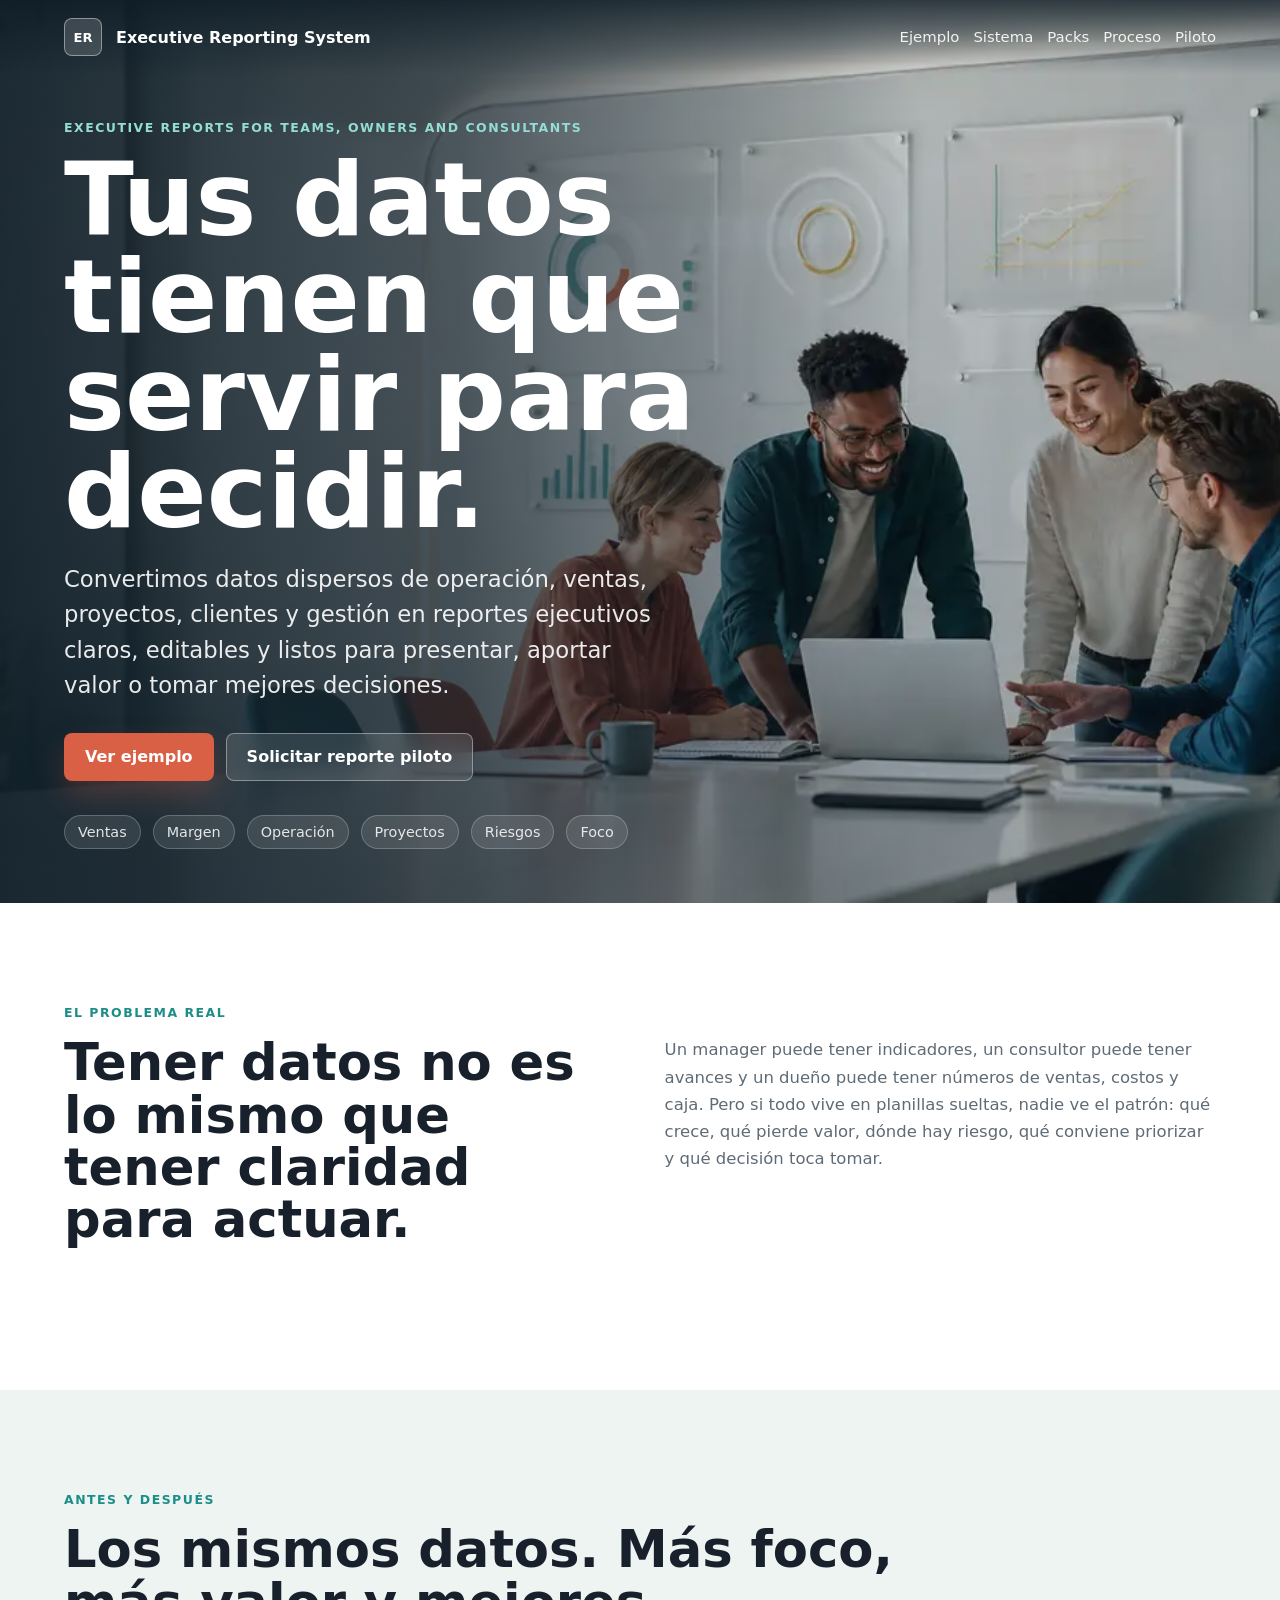
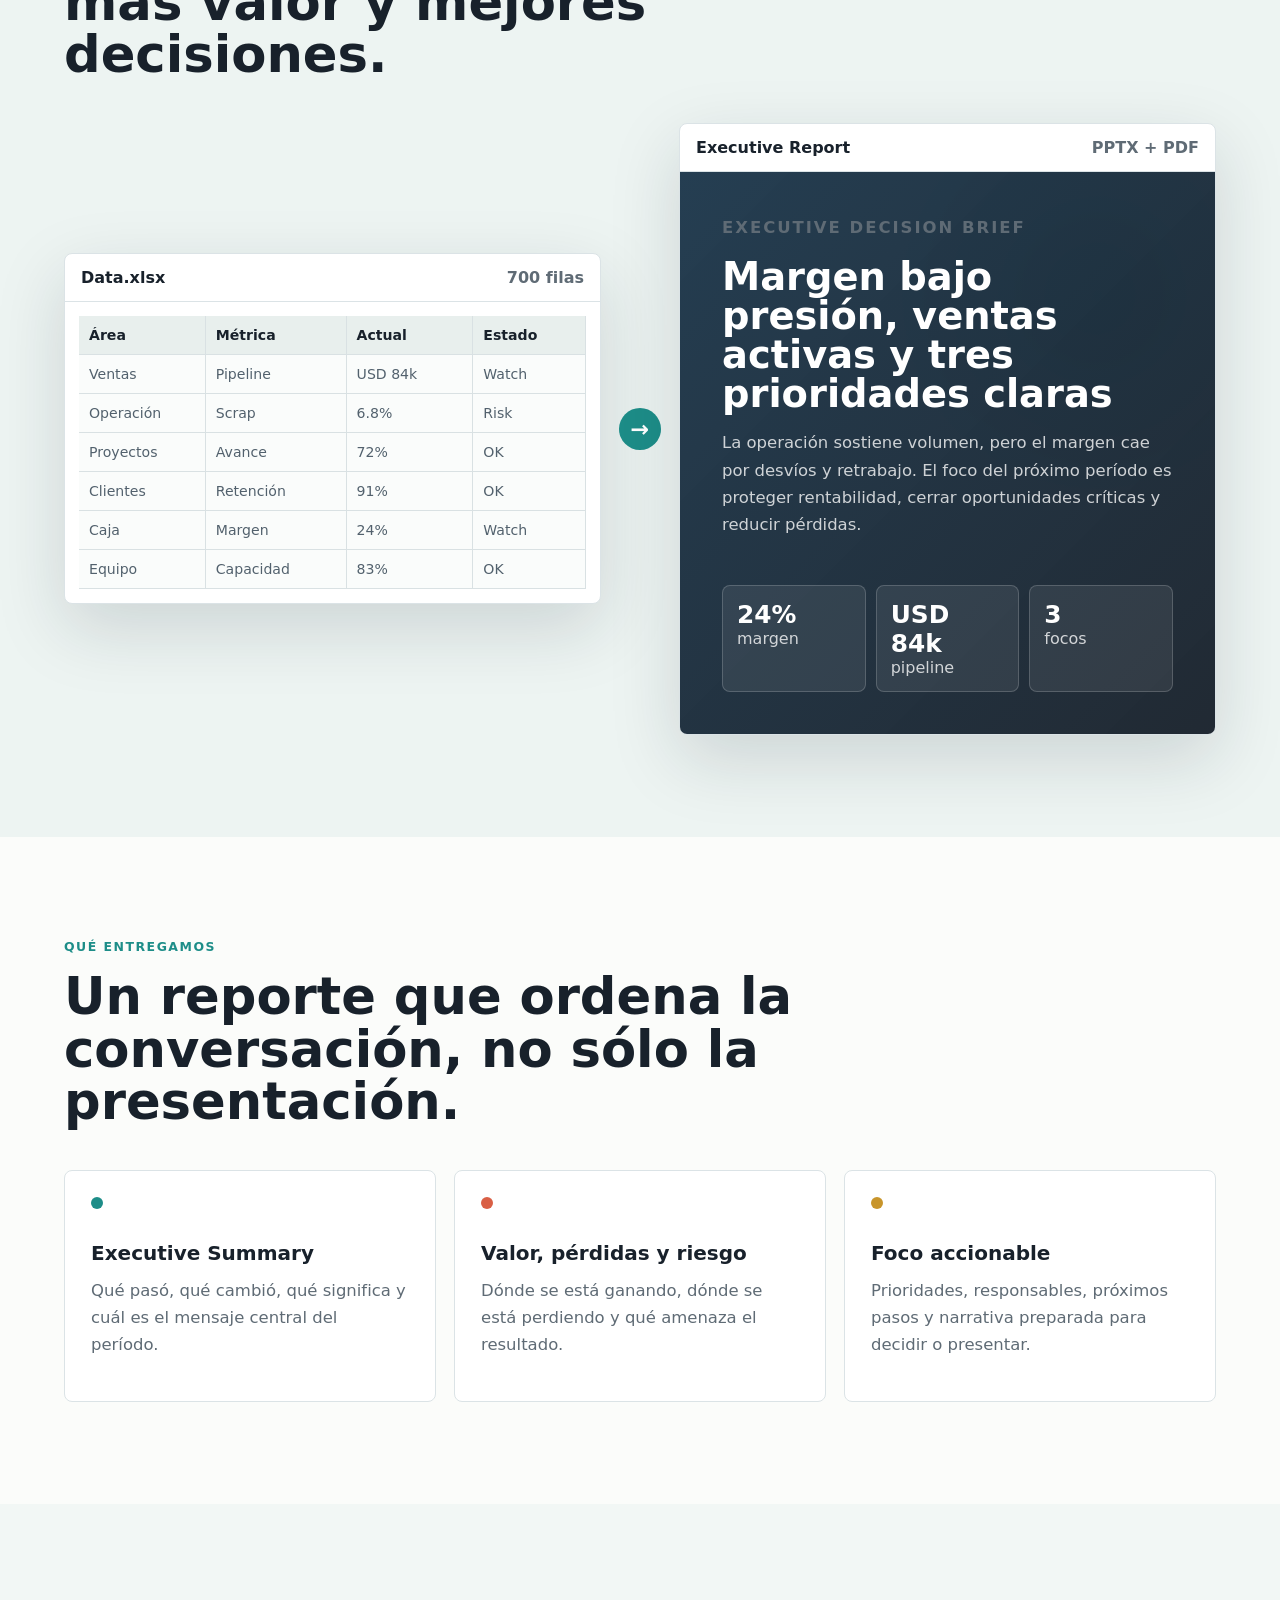
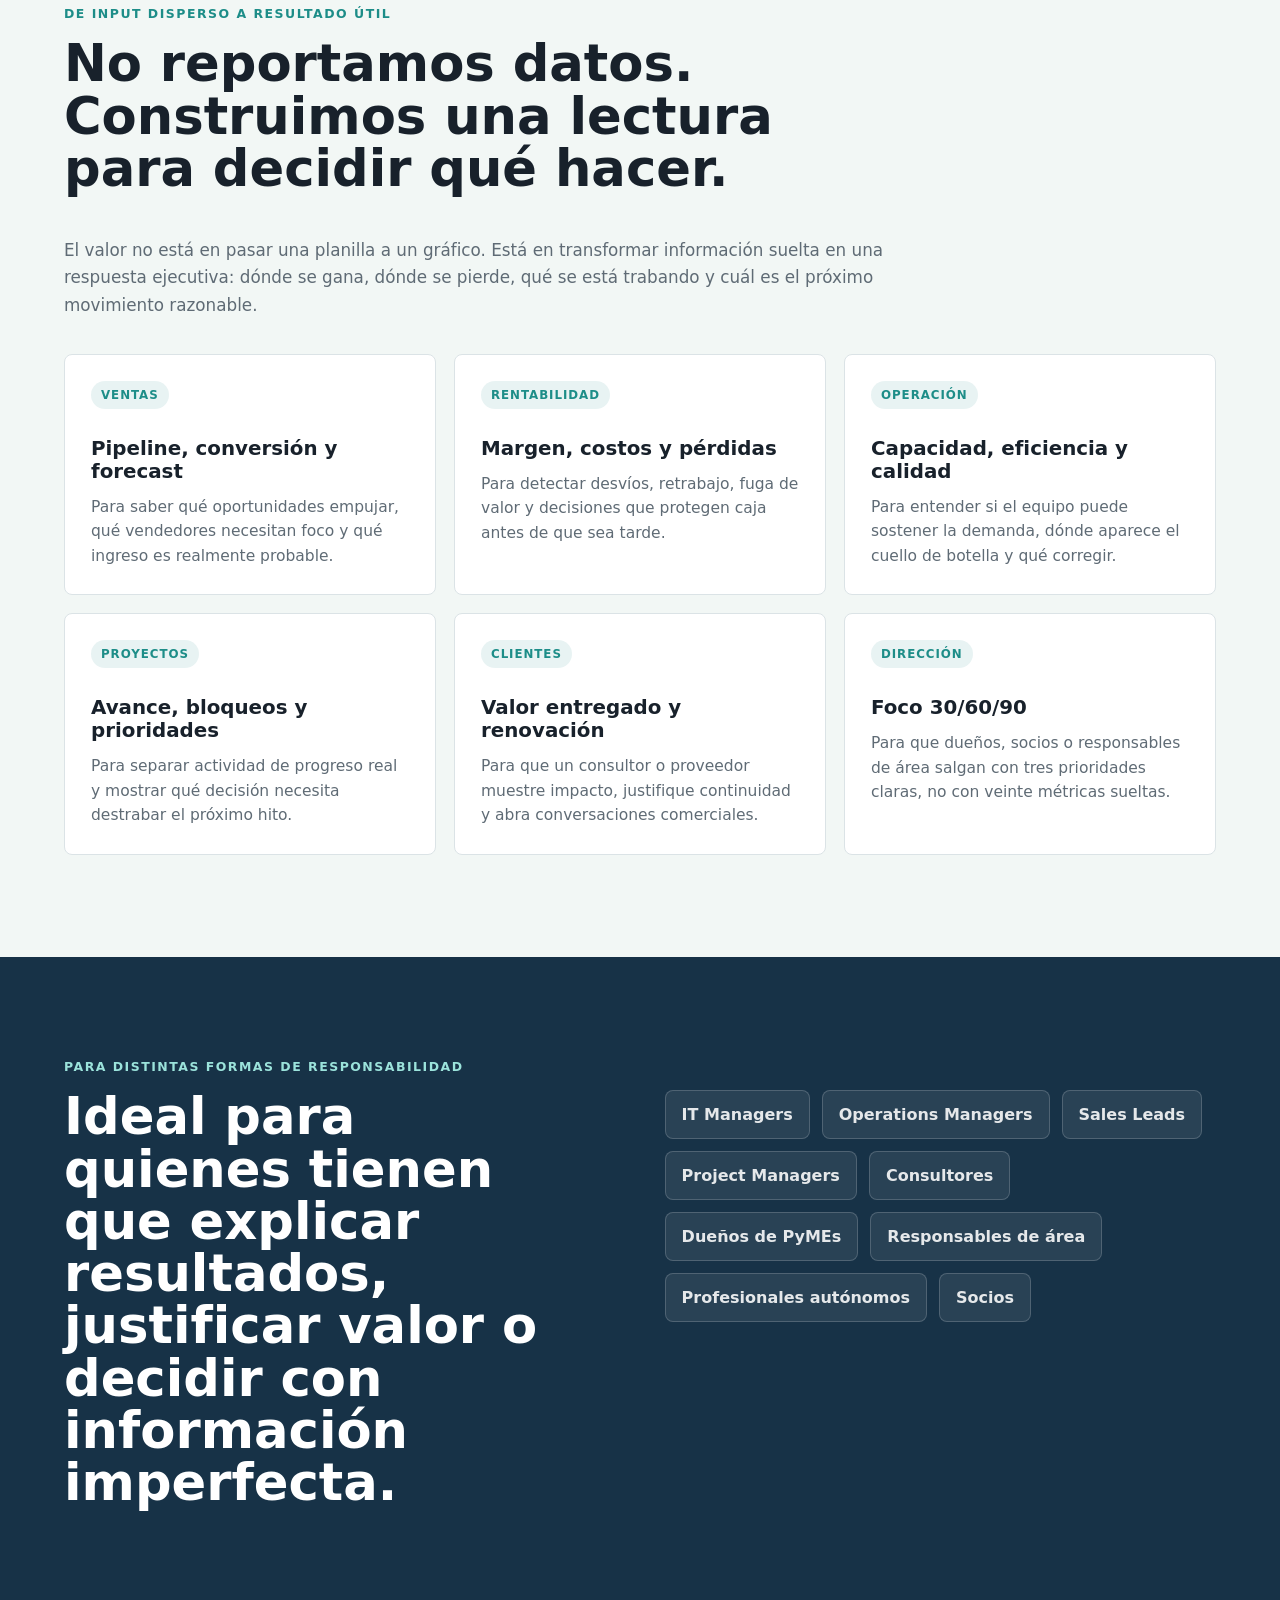
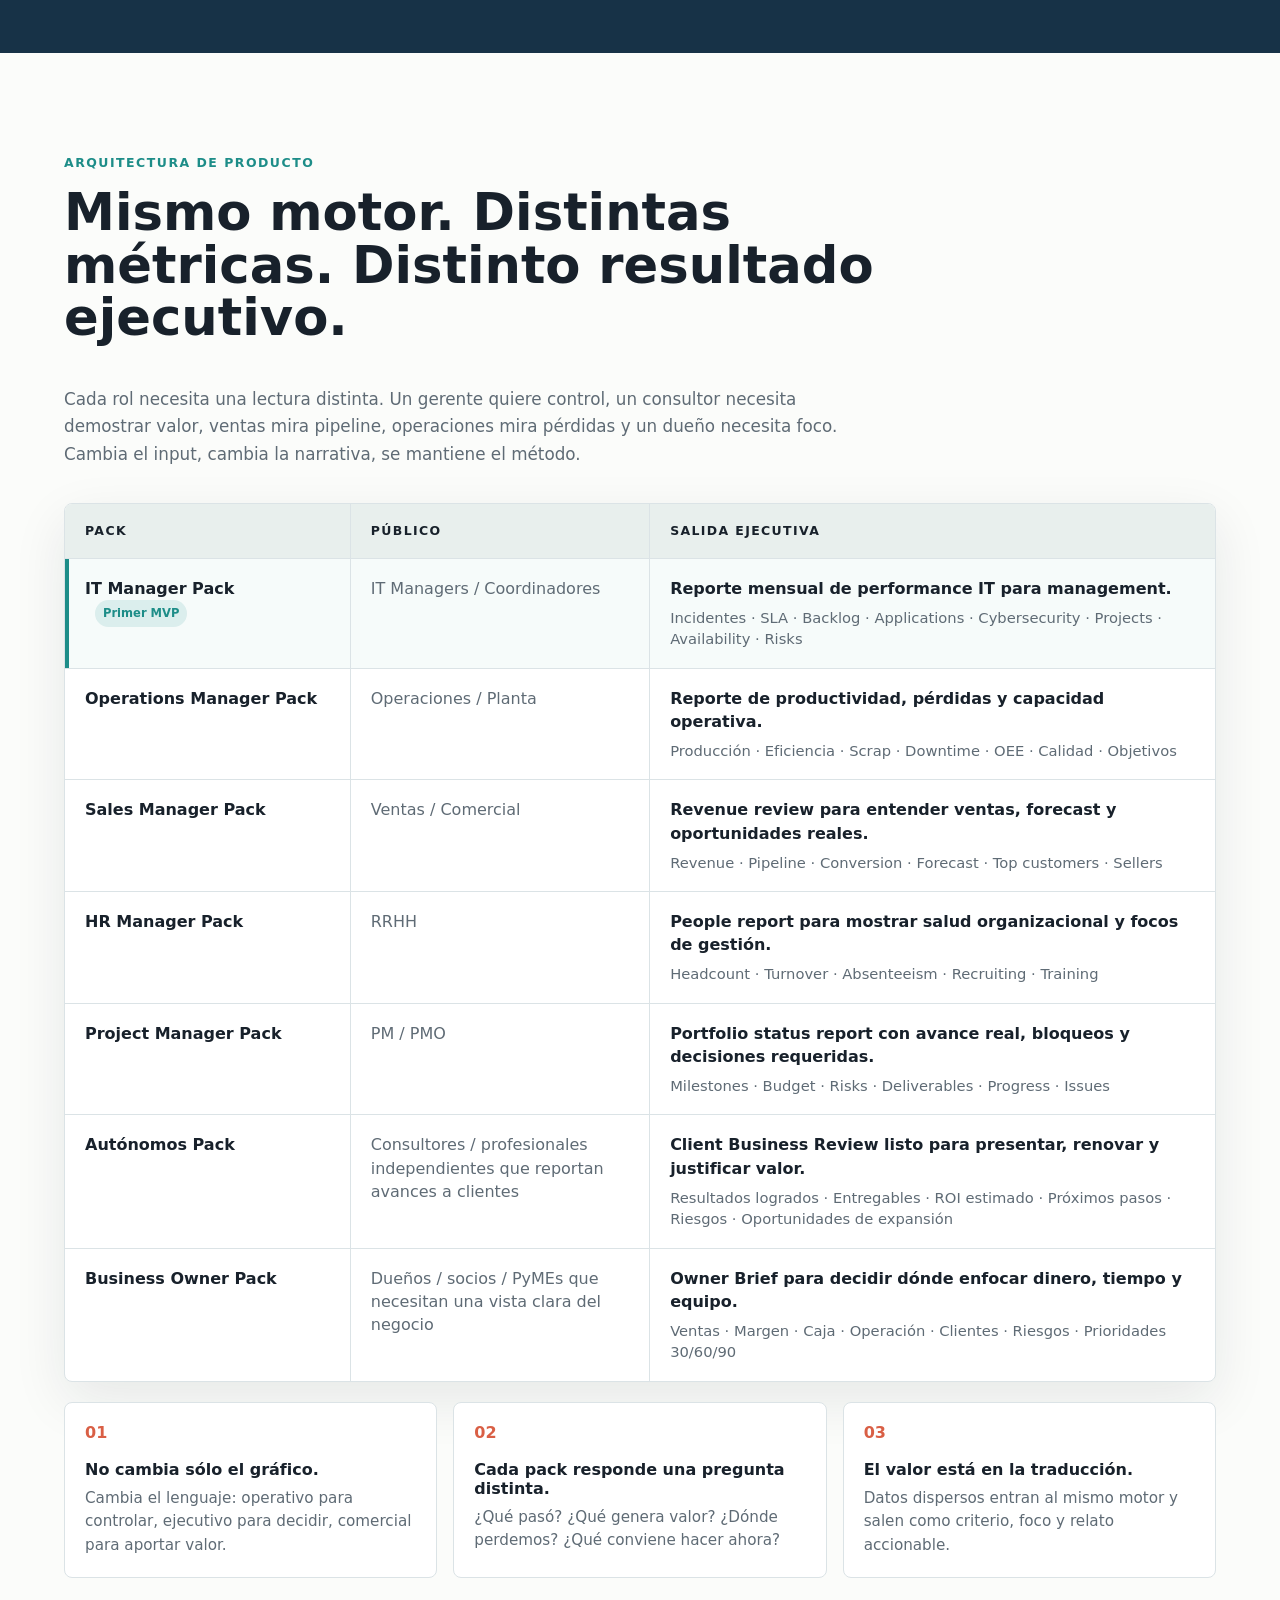
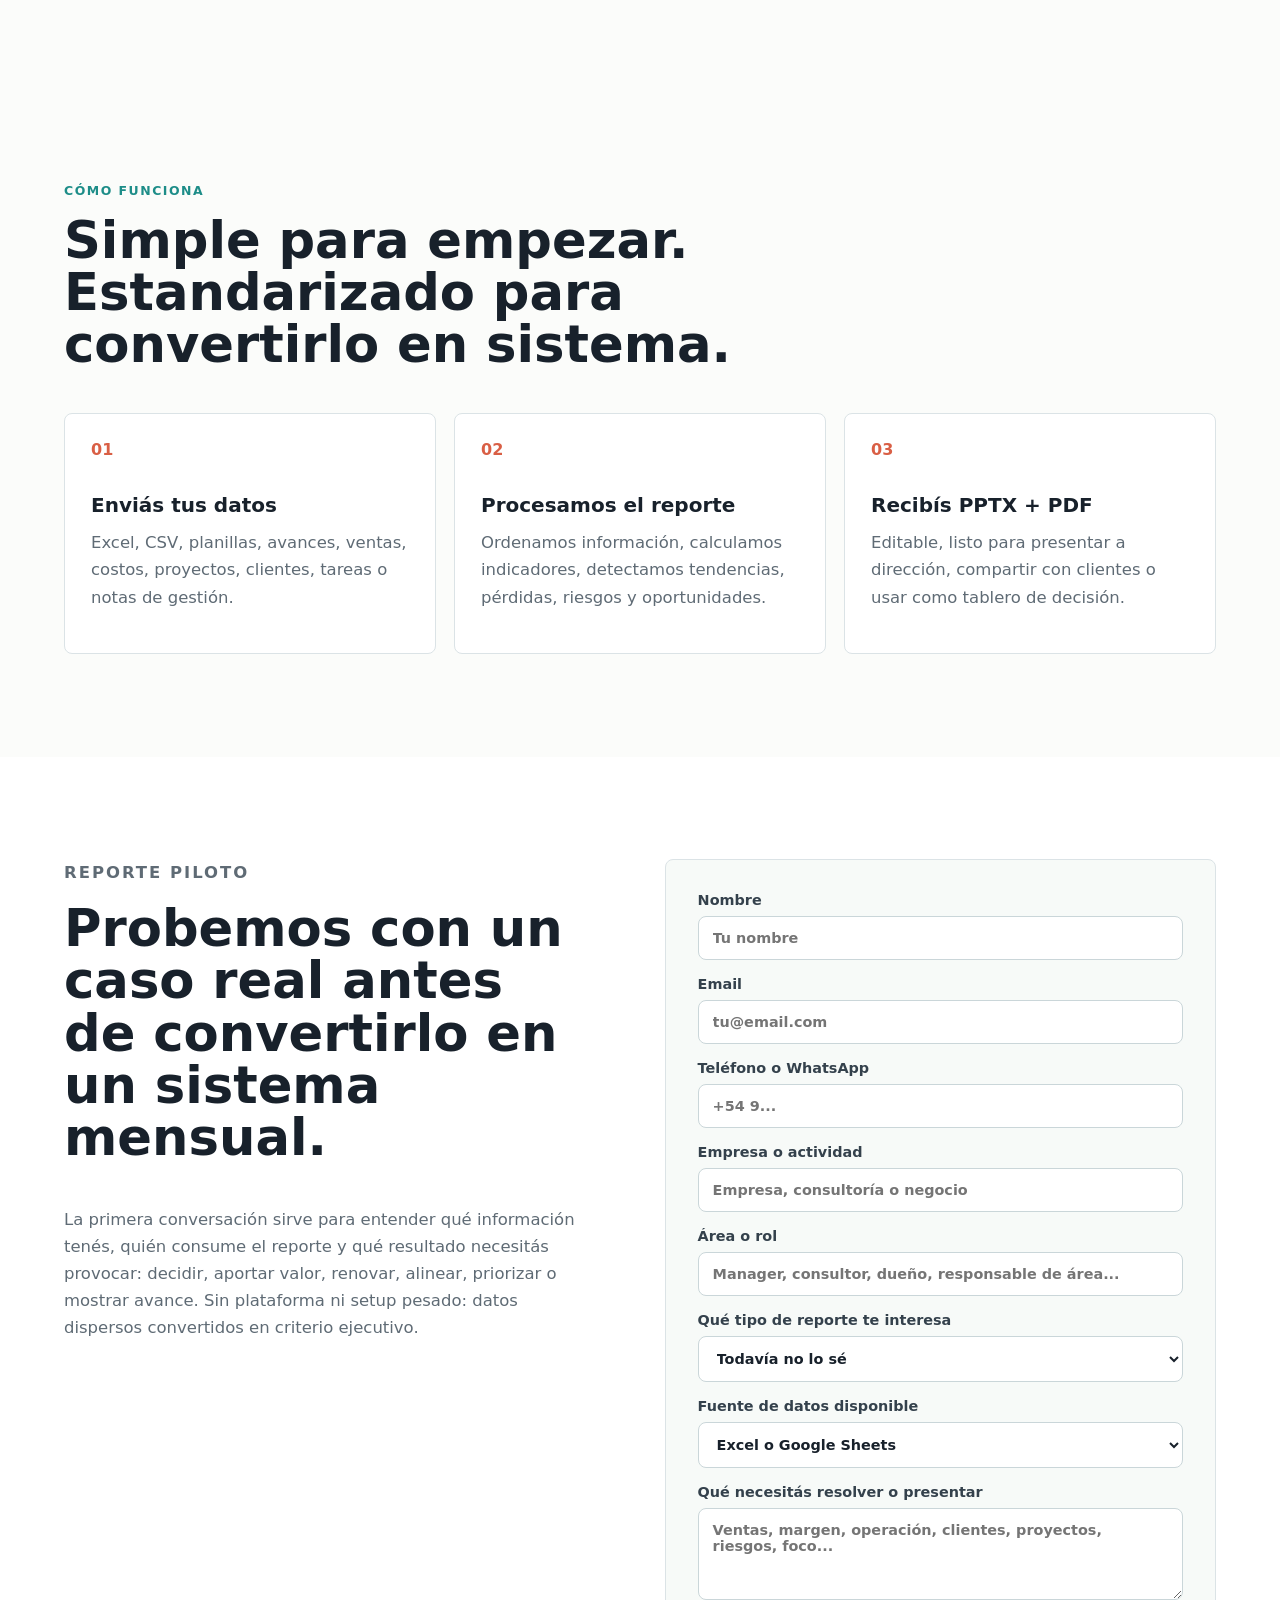
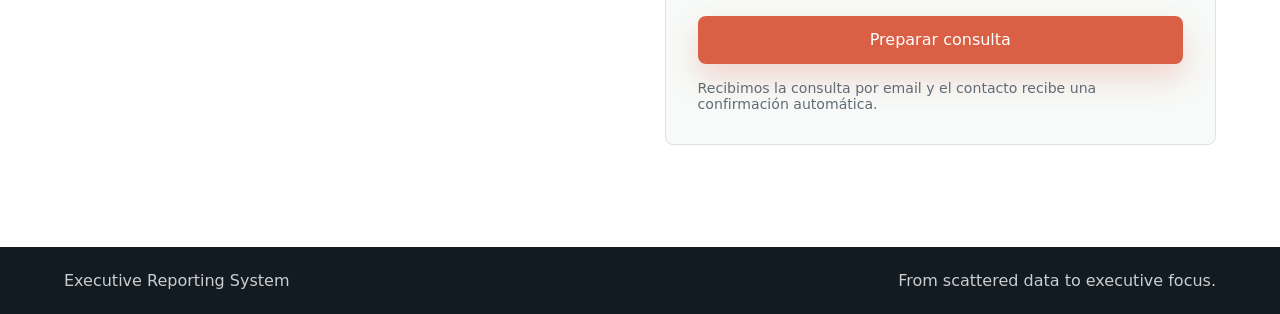
<file: index.html>
<!doctype html>
<html lang="es">
  <head>
    <meta charset="utf-8" />
    <meta name="viewport" content="width=device-width, initial-scale=1" />
    <title>Executive Reporting System | Reportes para decidir, aportar y mostrar valor</title>
    <meta
      name="description"
      content="Transformamos datos de &#225;reas, proyectos, ventas, operaciones y negocios en reportes ejecutivos profesionales, editables y listos para decidir o presentar."
    />
    <link rel="stylesheet" href="./styles.css" />
  </head>
  <body>
    <header class="site-header">
      <a class="brand" href="#top" aria-label="Executive Reporting System">
        <span class="brand-mark">ER</span>
        <span>Executive Reporting System</span>
      </a>
      <nav class="nav" aria-label="Principal">
        <a href="#example">Ejemplo</a>
        <a href="#decisions">Sistema</a>
        <a href="#packs">Packs</a>
        <a href="#process">Proceso</a>
        <a href="#pilot">Piloto</a>
      </nav>
    </header>

    <main id="top">
      <section class="hero">
        <img class="hero-image" src="./assets/hero-services.webp" alt="" />
        <div class="hero-shade" aria-hidden="true"></div>
        <div class="hero-content">
          <p class="eyebrow">Executive reports for teams, owners and consultants</p>
          <h1>Tus datos tienen que servir para decidir.</h1>
          <p class="hero-copy">
            Convertimos datos dispersos de operaci&#243;n, ventas, proyectos, clientes y gesti&#243;n en reportes
            ejecutivos claros, editables y listos para presentar, aportar valor o tomar mejores decisiones.
          </p>
          <div class="hero-actions">
            <a class="button primary" href="#example">Ver ejemplo</a>
            <a class="button secondary" href="#pilot">Solicitar reporte piloto</a>
          </div>
          <div class="hero-proof" aria-label="Datos que procesamos">
            <span>Ventas</span>
            <span>Margen</span>
            <span>Operaci&#243;n</span>
            <span>Proyectos</span>
            <span>Riesgos</span>
            <span>Foco</span>
          </div>
        </div>
      </section>

      <section class="section intro">
        <div class="section-kicker">El problema real</div>
        <div class="split">
          <h2>Tener datos no es lo mismo que tener claridad para actuar.</h2>
          <p>
            Un manager puede tener indicadores, un consultor puede tener avances y un due&#241;o puede tener
            n&#250;meros de ventas, costos y caja. Pero si todo vive en planillas sueltas, nadie ve el patr&#243;n:
            qu&#233; crece, qu&#233; pierde valor, d&#243;nde hay riesgo, qu&#233; conviene priorizar y qu&#233; decisi&#243;n toca tomar.
          </p>
        </div>
      </section>

      <section class="section comparison" id="example">
        <div class="section-heading">
          <p class="section-kicker">Antes y despu&#233;s</p>
          <h2>Los mismos datos. M&#225;s foco, m&#225;s valor y mejores decisiones.</h2>
        </div>

        <div class="compare-grid">
          <article class="mock before">
            <div class="mock-header">
              <span>Data.xlsx</span>
              <span class="muted">700 filas</span>
            </div>
            <div class="sheet" aria-label="Ejemplo de planilla operativa">
              <div>&#193;rea</div><div>M&#233;trica</div><div>Actual</div><div>Estado</div>
              <div>Ventas</div><div>Pipeline</div><div>USD 84k</div><div>Watch</div>
              <div>Operaci&#243;n</div><div>Scrap</div><div>6.8%</div><div>Risk</div>
              <div>Proyectos</div><div>Avance</div><div>72%</div><div>OK</div>
              <div>Clientes</div><div>Retenci&#243;n</div><div>91%</div><div>OK</div>
              <div>Caja</div><div>Margen</div><div>24%</div><div>Watch</div>
              <div>Equipo</div><div>Capacidad</div><div>83%</div><div>OK</div>
            </div>
          </article>

          <div class="arrow" aria-hidden="true">&#8594;</div>

          <article class="mock after">
            <div class="mock-header">
              <span>Executive Report</span>
              <span class="muted">PPTX + PDF</span>
            </div>
            <div class="report-preview">
              <div>
                <p class="slide-label">Executive Decision Brief</p>
                <h3>Margen bajo presi&#243;n, ventas activas y tres prioridades claras</h3>
                <p>
                  La operaci&#243;n sostiene volumen, pero el margen cae por desv&#237;os y retrabajo. El foco del
                  pr&#243;ximo per&#237;odo es proteger rentabilidad, cerrar oportunidades cr&#237;ticas y reducir p&#233;rdidas.
                </p>
              </div>
              <div class="kpi-row">
                <span><strong>24%</strong> margen</span>
                <span><strong>USD 84k</strong> pipeline</span>
                <span><strong>3</strong> focos</span>
              </div>
            </div>
          </article>
        </div>
      </section>

      <section class="section outcomes">
        <div class="section-heading">
          <p class="section-kicker">Qu&#233; entregamos</p>
          <h2>Un reporte que ordena la conversaci&#243;n, no s&#243;lo la presentaci&#243;n.</h2>
        </div>
        <div class="outcome-grid">
          <article>
            <span class="icon-dot teal"></span>
            <h3>Executive Summary</h3>
            <p>Qu&#233; pas&#243;, qu&#233; cambi&#243;, qu&#233; significa y cu&#225;l es el mensaje central del per&#237;odo.</p>
          </article>
          <article>
            <span class="icon-dot coral"></span>
            <h3>Valor, p&#233;rdidas y riesgo</h3>
            <p>D&#243;nde se est&#225; ganando, d&#243;nde se est&#225; perdiendo y qu&#233; amenaza el resultado.</p>
          </article>
          <article>
            <span class="icon-dot gold"></span>
            <h3>Foco accionable</h3>
            <p>Prioridades, responsables, pr&#243;ximos pasos y narrativa preparada para decidir o presentar.</p>
          </article>
        </div>
      </section>

      <section class="section decisions" id="decisions">
        <div class="section-heading">
          <p class="section-kicker">De input disperso a resultado &#250;til</p>
          <h2>No reportamos datos. Construimos una lectura para decidir qu&#233; hacer.</h2>
          <p>
            El valor no est&#225; en pasar una planilla a un gr&#225;fico. Est&#225; en transformar informaci&#243;n suelta
            en una respuesta ejecutiva: d&#243;nde se gana, d&#243;nde se pierde, qu&#233; se est&#225; trabando y cu&#225;l es
            el pr&#243;ximo movimiento razonable.
          </p>
        </div>

        <div class="decision-grid">
          <article>
            <span>Ventas</span>
            <h3>Pipeline, conversi&#243;n y forecast</h3>
            <p>Para saber qu&#233; oportunidades empujar, qu&#233; vendedores necesitan foco y qu&#233; ingreso es realmente probable.</p>
          </article>
          <article>
            <span>Rentabilidad</span>
            <h3>Margen, costos y p&#233;rdidas</h3>
            <p>Para detectar desv&#237;os, retrabajo, fuga de valor y decisiones que protegen caja antes de que sea tarde.</p>
          </article>
          <article>
            <span>Operaci&#243;n</span>
            <h3>Capacidad, eficiencia y calidad</h3>
            <p>Para entender si el equipo puede sostener la demanda, d&#243;nde aparece el cuello de botella y qu&#233; corregir.</p>
          </article>
          <article>
            <span>Proyectos</span>
            <h3>Avance, bloqueos y prioridades</h3>
            <p>Para separar actividad de progreso real y mostrar qu&#233; decisi&#243;n necesita destrabar el pr&#243;ximo hito.</p>
          </article>
          <article>
            <span>Clientes</span>
            <h3>Valor entregado y renovaci&#243;n</h3>
            <p>Para que un consultor o proveedor muestre impacto, justifique continuidad y abra conversaciones comerciales.</p>
          </article>
          <article>
            <span>Direcci&#243;n</span>
            <h3>Foco 30/60/90</h3>
            <p>Para que due&#241;os, socios o responsables de &#225;rea salgan con tres prioridades claras, no con veinte m&#233;tricas sueltas.</p>
          </article>
        </div>
      </section>

      <section class="section fit">
        <div class="section-kicker">Para distintas formas de responsabilidad</div>
        <div class="fit-layout">
          <h2>Ideal para quienes tienen que explicar resultados, justificar valor o decidir con informaci&#243;n imperfecta.</h2>
          <div class="role-list">
            <span>IT Managers</span>
            <span>Operations Managers</span>
            <span>Sales Leads</span>
            <span>Project Managers</span>
            <span>Consultores</span>
            <span>Due&#241;os de PyMEs</span>
            <span>Responsables de &#225;rea</span>
            <span>Profesionales aut&#243;nomos</span>
            <span>Socios</span>
          </div>
        </div>
      </section>

      <section class="section packs" id="packs">
        <div class="section-heading">
          <p class="section-kicker">Arquitectura de producto</p>
          <h2>Mismo motor. Distintas m&#233;tricas. Distinto resultado ejecutivo.</h2>
          <p>
            Cada rol necesita una lectura distinta. Un gerente quiere control, un consultor necesita
            demostrar valor, ventas mira pipeline, operaciones mira p&#233;rdidas y un due&#241;o necesita foco.
            Cambia el input, cambia la narrativa, se mantiene el m&#233;todo.
          </p>
        </div>

        <div class="pack-table" role="table" aria-label="Reporting packs">
          <div class="pack-row pack-head" role="row">
            <div role="columnheader">Pack</div>
            <div role="columnheader">P&#250;blico</div>
            <div role="columnheader">Salida ejecutiva</div>
          </div>
          <div class="pack-row featured" role="row">
            <div role="cell"><strong>IT Manager Pack</strong></div>
            <div role="cell">IT Managers / Coordinadores</div>
            <div role="cell">
              <span class="result-title">Reporte mensual de performance IT para management.</span>
              <span class="result-detail">Incidentes &#183; SLA &#183; Backlog &#183; Applications &#183; Cybersecurity &#183; Projects &#183; Availability &#183; Risks</span>
            </div>
          </div>
          <div class="pack-row" role="row">
            <div role="cell"><strong>Operations Manager Pack</strong></div>
            <div role="cell">Operaciones / Planta</div>
            <div role="cell">
              <span class="result-title">Reporte de productividad, p&#233;rdidas y capacidad operativa.</span>
              <span class="result-detail">Producci&#243;n &#183; Eficiencia &#183; Scrap &#183; Downtime &#183; OEE &#183; Calidad &#183; Objetivos</span>
            </div>
          </div>
          <div class="pack-row" role="row">
            <div role="cell"><strong>Sales Manager Pack</strong></div>
            <div role="cell">Ventas / Comercial</div>
            <div role="cell">
              <span class="result-title">Revenue review para entender ventas, forecast y oportunidades reales.</span>
              <span class="result-detail">Revenue &#183; Pipeline &#183; Conversion &#183; Forecast &#183; Top customers &#183; Sellers</span>
            </div>
          </div>
          <div class="pack-row" role="row">
            <div role="cell"><strong>HR Manager Pack</strong></div>
            <div role="cell">RRHH</div>
            <div role="cell">
              <span class="result-title">People report para mostrar salud organizacional y focos de gesti&#243;n.</span>
              <span class="result-detail">Headcount &#183; Turnover &#183; Absenteeism &#183; Recruiting &#183; Training</span>
            </div>
          </div>
          <div class="pack-row" role="row">
            <div role="cell"><strong>Project Manager Pack</strong></div>
            <div role="cell">PM / PMO</div>
            <div role="cell">
              <span class="result-title">Portfolio status report con avance real, bloqueos y decisiones requeridas.</span>
              <span class="result-detail">Milestones &#183; Budget &#183; Risks &#183; Deliverables &#183; Progress &#183; Issues</span>
            </div>
          </div>
          <div class="pack-row" role="row">
            <div role="cell"><strong>Aut&#243;nomos Pack</strong></div>
            <div role="cell">Consultores / profesionales independientes que reportan avances a clientes</div>
            <div role="cell">
              <span class="result-title">Client Business Review listo para presentar, renovar y justificar valor.</span>
              <span class="result-detail">Resultados logrados &#183; Entregables &#183; ROI estimado &#183; Pr&#243;ximos pasos &#183; Riesgos &#183; Oportunidades de expansi&#243;n</span>
            </div>
          </div>
          <div class="pack-row" role="row">
            <div role="cell"><strong>Business Owner Pack</strong></div>
            <div role="cell">Due&#241;os / socios / PyMEs que necesitan una vista clara del negocio</div>
            <div role="cell">
              <span class="result-title">Owner Brief para decidir d&#243;nde enfocar dinero, tiempo y equipo.</span>
              <span class="result-detail">Ventas &#183; Margen &#183; Caja &#183; Operaci&#243;n &#183; Clientes &#183; Riesgos &#183; Prioridades 30/60/90</span>
            </div>
          </div>
        </div>

        <div class="pack-insight">
          <div>
            <span>01</span>
            <strong>No cambia s&#243;lo el gr&#225;fico.</strong>
            <p>Cambia el lenguaje: operativo para controlar, ejecutivo para decidir, comercial para aportar valor.</p>
          </div>
          <div>
            <span>02</span>
            <strong>Cada pack responde una pregunta distinta.</strong>
            <p>&#191;Qu&#233; pas&#243;? &#191;Qu&#233; genera valor? &#191;D&#243;nde perdemos? &#191;Qu&#233; conviene hacer ahora?</p>
          </div>
          <div>
            <span>03</span>
            <strong>El valor est&#225; en la traducci&#243;n.</strong>
            <p>Datos dispersos entran al mismo motor y salen como criterio, foco y relato accionable.</p>
          </div>
        </div>
      </section>

      <section class="section process" id="process">
        <div class="section-heading">
          <p class="section-kicker">C&#243;mo funciona</p>
          <h2>Simple para empezar. Estandarizado para convertirlo en sistema.</h2>
        </div>
        <div class="steps">
          <article>
            <span>01</span>
            <h3>Envi&#225;s tus datos</h3>
            <p>Excel, CSV, planillas, avances, ventas, costos, proyectos, clientes, tareas o notas de gesti&#243;n.</p>
          </article>
          <article>
            <span>02</span>
            <h3>Procesamos el reporte</h3>
            <p>Ordenamos informaci&#243;n, calculamos indicadores, detectamos tendencias, p&#233;rdidas, riesgos y oportunidades.</p>
          </article>
          <article>
            <span>03</span>
            <h3>Recib&#237;s PPTX + PDF</h3>
            <p>Editable, listo para presentar a direcci&#243;n, compartir con clientes o usar como tablero de decisi&#243;n.</p>
          </article>
        </div>
      </section>

      <section class="section pilot" id="pilot">
        <div class="pilot-copy">
          <p class="section-kicker">Reporte piloto</p>
          <h2>Probemos con un caso real antes de convertirlo en un sistema mensual.</h2>
          <p>
            La primera conversaci&#243;n sirve para entender qu&#233; informaci&#243;n ten&#233;s, qui&#233;n consume el reporte
            y qu&#233; resultado necesit&#225;s provocar: decidir, aportar valor, renovar, alinear, priorizar o mostrar
            avance. Sin plataforma ni setup pesado: datos dispersos convertidos en criterio ejecutivo.
          </p>
        </div>
        <form class="contact-form" id="contactForm" action="https://formsubmit.co/gestiaexecutivereporting@gmail.com" method="POST">
          <input type="hidden" name="_subject" value="Nuevo lead - Executive Reporting System" />
          <input type="hidden" name="_template" value="table" />
          <input type="hidden" name="_next" value="https://asiles-lab.github.io/executive-reporting-system/gracias.html" />
          <input type="hidden" name="_autoresponse" value="Gracias por escribirnos. Recibimos tu solicitud para evaluar un reporte ejecutivo piloto. En las proximas horas vas a recibir el contacto de nuestro equipo para revisar puntualmente tu caso y planificar una demo sobre que podemos construir con los datos que tenes hoy. Para avanzar, probablemente vamos a pedirte una fuente de datos en Excel, CSV, Google Sheets o un export similar. No hace falta que este perfecto: puede ser una planilla operativa, un reporte actual, un listado de ventas, proyectos, clientes, costos, tickets, tareas o indicadores dispersos. Nuestro foco es convertir informacion dispersa en una lectura clara para tomar mejores decisiones o presentar valor con mas autoridad." />
          <input type="text" name="_honey" style="display:none" tabindex="-1" autocomplete="off" />
          <label>
            Nombre
            <input name="name" type="text" autocomplete="name" placeholder="Tu nombre" required />
          </label>
          <label>
            Email
            <input name="email" type="email" autocomplete="email" placeholder="tu@email.com" required />
          </label>
          <label>
            Tel&#233;fono o WhatsApp
            <input name="phone" type="tel" autocomplete="tel" placeholder="+54 9..." />
          </label>
          <label>
            Empresa o actividad
            <input name="company" type="text" autocomplete="organization" placeholder="Empresa, consultor&#237;a o negocio" />
          </label>
          <label>
            &#193;rea o rol
            <input name="role" type="text" placeholder="Manager, consultor, due&#241;o, responsable de &#225;rea..." />
          </label>
          <label>
            Qu&#233; tipo de reporte te interesa
            <select name="pack_interest">
              <option value="No definido">Todav&#237;a no lo s&#233;</option>
              <option value="IT Manager Pack">IT Manager Pack</option>
              <option value="Operations Manager Pack">Operations Manager Pack</option>
              <option value="Sales Manager Pack">Sales Manager Pack</option>
              <option value="HR Manager Pack">HR Manager Pack</option>
              <option value="Project Manager Pack">Project Manager Pack</option>
              <option value="Aut&#243;nomos Pack">Aut&#243;nomos Pack</option>
              <option value="Business Owner Pack">Business Owner Pack</option>
            </select>
          </label>
          <label>
            Fuente de datos disponible
            <select name="data_source">
              <option value="Excel o Google Sheets">Excel o Google Sheets</option>
              <option value="CSV o export de sistema">CSV o export de sistema</option>
              <option value="Power BI / dashboard existente">Power BI / dashboard existente</option>
              <option value="Datos dispersos o incompletos">Datos dispersos o incompletos</option>
              <option value="Todav&#237;a no tengo una fuente clara">Todav&#237;a no tengo una fuente clara</option>
            </select>
          </label>
          <label>
            Qu&#233; necesit&#225;s resolver o presentar
            <textarea name="message" rows="4" placeholder="Ventas, margen, operaci&#243;n, clientes, proyectos, riesgos, foco..."></textarea>
          </label>
          <button class="button primary full" type="submit">Preparar consulta</button>
          <p class="form-note" id="formNote">Recibimos la consulta por email y el contacto recibe una confirmaci&#243;n autom&#225;tica.</p>
        </form>
      </section>
    </main>

    <footer class="footer">
      <span>Executive Reporting System</span>
      <span>From scattered data to executive focus.</span>
    </footer>

    <script src="./script.js"></script>
  </body>
</html>
</file>
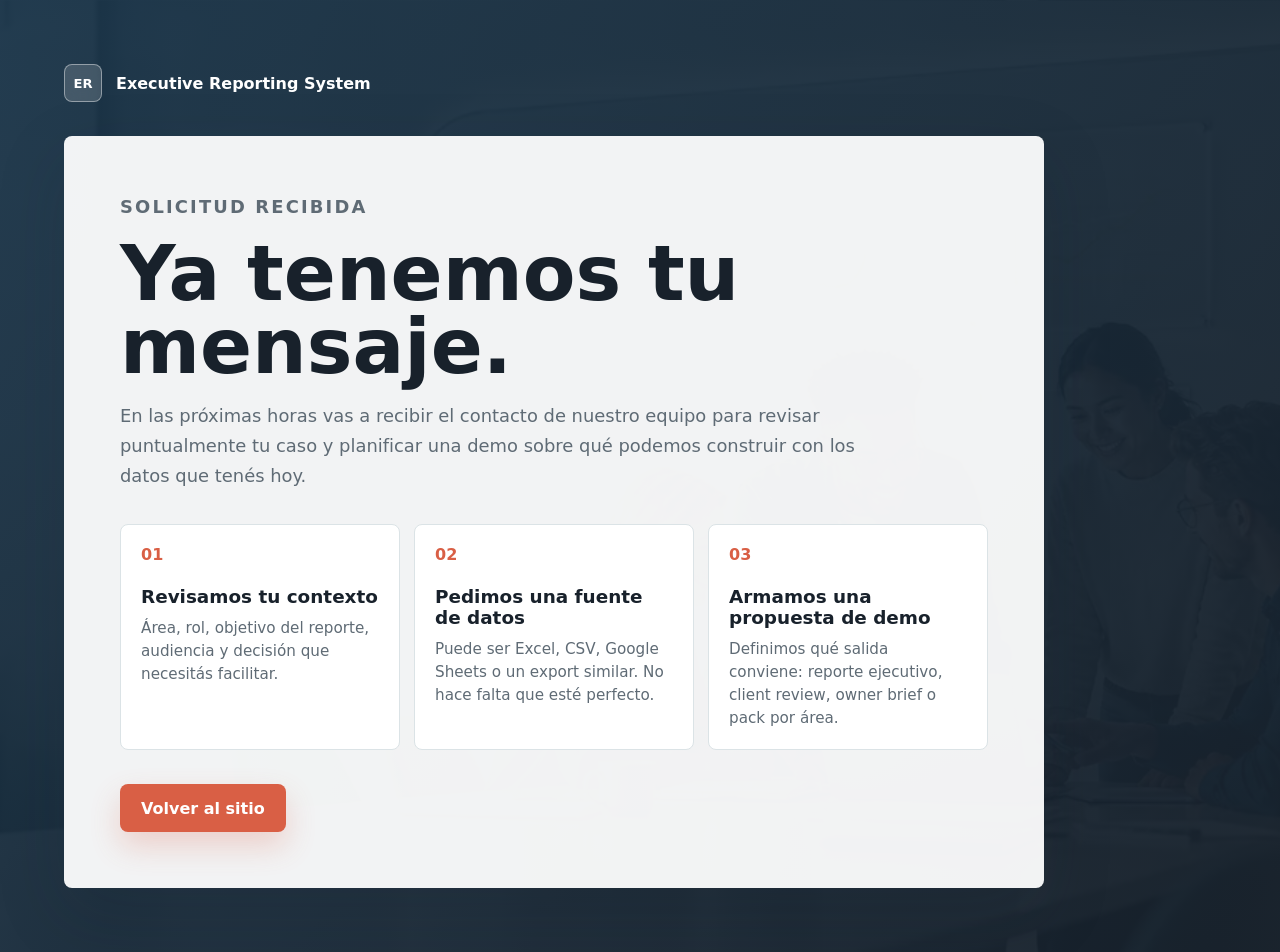
<file: gracias.html>
<!doctype html>
<html lang="es">
  <head>
    <meta charset="utf-8" />
    <meta name="viewport" content="width=device-width, initial-scale=1" />
    <title>Solicitud recibida | Executive Reporting System</title>
    <meta
      name="description"
      content="Recibimos tu solicitud para evaluar un reporte ejecutivo piloto."
    />
    <link rel="stylesheet" href="./styles.css" />
  </head>
  <body class="thanks-page">
    <main class="thanks">
      <a class="brand thanks-brand" href="./index.html" aria-label="Executive Reporting System">
        <span class="brand-mark">ER</span>
        <span>Executive Reporting System</span>
      </a>

      <section class="thanks-panel">
        <p class="section-kicker">Solicitud recibida</p>
        <h1>Ya tenemos tu mensaje.</h1>
        <p>
          En las pr&#243;ximas horas vas a recibir el contacto de nuestro equipo para revisar puntualmente
          tu caso y planificar una demo sobre qu&#233; podemos construir con los datos que ten&#233;s hoy.
        </p>
        <div class="next-steps">
          <article>
            <span>01</span>
            <h2>Revisamos tu contexto</h2>
            <p>&#193;rea, rol, objetivo del reporte, audiencia y decisi&#243;n que necesit&#225;s facilitar.</p>
          </article>
          <article>
            <span>02</span>
            <h2>Pedimos una fuente de datos</h2>
            <p>Puede ser Excel, CSV, Google Sheets o un export similar. No hace falta que est&#233; perfecto.</p>
          </article>
          <article>
            <span>03</span>
            <h2>Armamos una propuesta de demo</h2>
            <p>Definimos qu&#233; salida conviene: reporte ejecutivo, client review, owner brief o pack por &#225;rea.</p>
          </article>
        </div>
        <a class="button primary" href="./index.html">Volver al sitio</a>
      </section>
    </main>
  </body>
</html>
</file>
<file: styles.css>
:root {
  --ink: #18212b;
  --muted: #5f6b75;
  --line: #dbe3e6;
  --paper: #fbfcfa;
  --soft: #eef5f3;
  --teal: #1d8d88;
  --coral: #d95f45;
  --gold: #c8952b;
  --navy: #173247;
  --white: #ffffff;
  --shadow: 0 24px 70px rgba(22, 35, 45, 0.15);
}

* {
  box-sizing: border-box;
}

html {
  scroll-behavior: smooth;
}

body {
  margin: 0;
  font-family:
    Inter, ui-sans-serif, system-ui, -apple-system, BlinkMacSystemFont, "Segoe UI", sans-serif;
  color: var(--ink);
  background: var(--paper);
  letter-spacing: 0;
}

a {
  color: inherit;
  text-decoration: none;
}

.site-header {
  position: fixed;
  z-index: 10;
  top: 0;
  right: 0;
  left: 0;
  display: flex;
  align-items: center;
  justify-content: space-between;
  gap: 24px;
  padding: 18px clamp(20px, 5vw, 72px);
  color: var(--white);
  background: linear-gradient(180deg, rgba(14, 28, 38, 0.78), rgba(14, 28, 38, 0));
}

.brand,
.nav {
  display: flex;
  align-items: center;
  gap: 14px;
}

.brand {
  font-weight: 750;
}

.brand-mark {
  display: grid;
  width: 38px;
  height: 38px;
  place-items: center;
  border: 1px solid rgba(255, 255, 255, 0.42);
  border-radius: 8px;
  background: rgba(255, 255, 255, 0.16);
  font-size: 0.82rem;
  backdrop-filter: blur(10px);
}

.nav a {
  font-size: 0.93rem;
  color: rgba(255, 255, 255, 0.9);
}

.hero {
  position: relative;
  min-height: 92vh;
  display: grid;
  align-items: center;
  overflow: hidden;
  padding: 120px clamp(20px, 5vw, 72px) 54px;
  background: #10202c;
}

.hero-image,
.hero-shade {
  position: absolute;
  inset: 0;
  width: 100%;
  height: 100%;
}

.hero-image {
  object-fit: cover;
  object-position: center;
}

.hero-shade {
  background:
    linear-gradient(90deg, rgba(13, 28, 38, 0.92) 0%, rgba(13, 28, 38, 0.68) 36%, rgba(13, 28, 38, 0.08) 72%),
    linear-gradient(0deg, rgba(13, 28, 38, 0.34), rgba(13, 28, 38, 0.08));
}

.hero-content {
  position: relative;
  max-width: 710px;
  color: var(--white);
}

.eyebrow,
.section-kicker {
  margin: 0 0 16px;
  color: var(--teal);
  font-size: 0.78rem;
  font-weight: 800;
  letter-spacing: 0.12em;
  text-transform: uppercase;
}

.hero .eyebrow {
  color: #94ddd5;
}

h1,
h2,
h3,
p {
  margin-top: 0;
}

h1 {
  max-width: 680px;
  margin-bottom: 22px;
  font-size: clamp(3.1rem, 8vw, 6.8rem);
  line-height: 0.95;
  letter-spacing: 0;
}

.hero-copy {
  max-width: 610px;
  margin-bottom: 30px;
  color: rgba(255, 255, 255, 0.9);
  font-size: clamp(1.12rem, 2vw, 1.42rem);
  line-height: 1.55;
}

.hero-actions,
.hero-proof {
  display: flex;
  flex-wrap: wrap;
  gap: 12px;
}

.button {
  display: inline-flex;
  min-height: 48px;
  align-items: center;
  justify-content: center;
  border: 1px solid transparent;
  border-radius: 8px;
  padding: 0 20px;
  font-weight: 750;
  transition:
    transform 160ms ease,
    box-shadow 160ms ease,
    background 160ms ease;
}

.button:hover {
  transform: translateY(-2px);
}

.primary {
  color: var(--white);
  background: var(--coral);
  box-shadow: 0 14px 30px rgba(217, 95, 69, 0.24);
}

.secondary {
  color: var(--white);
  border-color: rgba(255, 255, 255, 0.38);
  background: rgba(255, 255, 255, 0.13);
  backdrop-filter: blur(12px);
}

.hero-proof {
  margin-top: 34px;
}

.hero-proof span {
  border: 1px solid rgba(255, 255, 255, 0.22);
  border-radius: 999px;
  padding: 8px 13px;
  color: rgba(255, 255, 255, 0.86);
  background: rgba(255, 255, 255, 0.1);
  font-size: 0.9rem;
}

.section {
  padding: clamp(62px, 8vw, 108px) clamp(20px, 5vw, 72px);
}

.split,
.fit-layout,
.pilot {
  display: grid;
  grid-template-columns: minmax(0, 0.95fr) minmax(300px, 1fr);
  gap: clamp(32px, 6vw, 84px);
  align-items: start;
}

.split h2,
.fit-layout h2,
.section-heading h2,
.pilot h2 {
  font-size: clamp(2rem, 4vw, 3.8rem);
  line-height: 1.02;
  letter-spacing: 0;
}

.split p,
.pilot-copy p,
.outcome-grid p,
.steps p,
.report-preview p {
  color: var(--muted);
  font-size: 1.03rem;
  line-height: 1.65;
}

.intro {
  background: var(--white);
}

.comparison {
  background: #edf4f2;
}

.section-heading {
  max-width: 850px;
  margin-bottom: 34px;
}

.compare-grid {
  display: grid;
  grid-template-columns: minmax(0, 1fr) auto minmax(0, 1fr);
  gap: 18px;
  align-items: center;
}

.mock {
  min-width: 0;
  border: 1px solid var(--line);
  border-radius: 8px;
  overflow: hidden;
  background: var(--white);
  box-shadow: var(--shadow);
}

.mock-header {
  display: flex;
  align-items: center;
  justify-content: space-between;
  gap: 14px;
  padding: 14px 16px;
  border-bottom: 1px solid var(--line);
  font-weight: 750;
}

.muted {
  color: var(--muted);
  font-weight: 650;
}

.sheet {
  display: grid;
  grid-template-columns: 0.9fr 1fr 0.9fr 0.8fr;
  min-width: 470px;
  padding: 14px;
  color: #52616d;
  font-size: 0.88rem;
}

.sheet div {
  border-right: 1px solid #d9e1e3;
  border-bottom: 1px solid #d9e1e3;
  padding: 11px 10px;
  background: #fafcfb;
}

.sheet div:nth-child(-n + 4) {
  color: var(--ink);
  background: #e8efed;
  font-weight: 780;
}

.arrow {
  display: grid;
  width: 42px;
  height: 42px;
  place-items: center;
  border-radius: 999px;
  color: var(--white);
  background: var(--teal);
  font-size: 1.4rem;
  font-weight: 800;
}

.report-preview {
  display: grid;
  gap: 30px;
  min-height: 310px;
  padding: clamp(24px, 4vw, 42px);
  color: var(--white);
  background:
    linear-gradient(135deg, rgba(23, 50, 71, 0.94), rgba(24, 33, 43, 0.96)),
    radial-gradient(circle at 78% 22%, rgba(29, 141, 136, 0.4), transparent 36%);
}

.slide-label {
  margin-bottom: 16px;
  color: #97ded7;
  font-size: 0.8rem;
  font-weight: 800;
  letter-spacing: 0.12em;
  text-transform: uppercase;
}

.report-preview h3 {
  max-width: 560px;
  margin-bottom: 16px;
  font-size: clamp(1.8rem, 3vw, 3rem);
  line-height: 1.02;
}

.report-preview p:not(.slide-label) {
  max-width: 560px;
  color: rgba(255, 255, 255, 0.78);
}

.kpi-row {
  display: grid;
  grid-template-columns: repeat(3, minmax(0, 1fr));
  gap: 10px;
}

.kpi-row span {
  border: 1px solid rgba(255, 255, 255, 0.18);
  border-radius: 8px;
  padding: 14px;
  background: rgba(255, 255, 255, 0.08);
  color: rgba(255, 255, 255, 0.78);
}

.kpi-row strong {
  display: block;
  color: var(--white);
  font-size: 1.55rem;
}

.outcomes,
.process,
.packs {
  background: var(--paper);
}

.decisions {
  background: #f2f7f5;
}

.outcome-grid,
.decision-grid,
.steps {
  display: grid;
  grid-template-columns: repeat(3, minmax(0, 1fr));
  gap: 18px;
}

.outcome-grid article,
.decision-grid article,
.steps article {
  border: 1px solid var(--line);
  border-radius: 8px;
  padding: 26px;
  background: var(--white);
}

.decisions .section-heading p:not(.section-kicker) {
  max-width: 850px;
  color: var(--muted);
  font-size: 1.05rem;
  line-height: 1.65;
}

.decision-grid article {
  min-height: 220px;
}

.decision-grid span {
  display: inline-flex;
  margin-bottom: 28px;
  border-radius: 999px;
  padding: 7px 10px;
  color: var(--teal);
  background: rgba(29, 141, 136, 0.1);
  font-size: 0.74rem;
  font-weight: 850;
  letter-spacing: 0.08em;
  text-transform: uppercase;
}

.decision-grid h3 {
  margin-bottom: 12px;
  font-size: 1.24rem;
}

.decision-grid p {
  margin: 0;
  color: var(--muted);
  font-size: 0.97rem;
  line-height: 1.58;
}

.icon-dot {
  display: block;
  width: 12px;
  height: 12px;
  margin-bottom: 32px;
  border-radius: 999px;
}

.teal {
  background: var(--teal);
}

.coral {
  background: var(--coral);
}

.gold {
  background: var(--gold);
}

.outcome-grid h3,
.steps h3 {
  margin-bottom: 12px;
  font-size: 1.25rem;
}

.fit {
  color: var(--white);
  background: var(--navy);
}

.fit .section-kicker {
  color: #9be3db;
}

.role-list {
  display: flex;
  flex-wrap: wrap;
  gap: 12px;
}

.role-list span {
  border: 1px solid rgba(255, 255, 255, 0.18);
  border-radius: 8px;
  padding: 14px 16px;
  background: rgba(255, 255, 255, 0.08);
  color: rgba(255, 255, 255, 0.88);
  font-weight: 700;
}

.packs .section-heading p:not(.section-kicker) {
  max-width: 780px;
  color: var(--muted);
  font-size: 1.05rem;
  line-height: 1.65;
}

.pack-table {
  display: grid;
  border: 1px solid var(--line);
  border-radius: 8px;
  overflow: hidden;
  background: var(--white);
  box-shadow: 0 18px 54px rgba(22, 35, 45, 0.09);
}

.pack-row {
  display: grid;
  grid-template-columns: minmax(190px, 0.78fr) minmax(230px, 0.82fr) minmax(360px, 1.55fr);
  border-bottom: 1px solid var(--line);
}

.pack-row:last-child {
  border-bottom: 0;
}

.pack-row > div {
  padding: 18px 20px;
  color: var(--muted);
  line-height: 1.45;
}

.pack-row > div + div {
  border-left: 1px solid var(--line);
}

.pack-row strong {
  color: var(--ink);
}

.result-title,
.result-detail {
  display: block;
}

.result-title {
  margin-bottom: 7px;
  color: var(--ink);
  font-weight: 780;
}

.result-detail {
  color: var(--muted);
  font-size: 0.92rem;
}

.pack-head {
  background: #e8efed;
}

.pack-head > div {
  color: var(--ink);
  font-size: 0.78rem;
  font-weight: 850;
  letter-spacing: 0.11em;
  text-transform: uppercase;
}

.pack-row.featured {
  background: #f6fbfa;
  box-shadow: inset 4px 0 0 var(--teal);
}

.pack-row.featured > div:first-child::after {
  content: "Primer MVP";
  display: inline-flex;
  margin-left: 10px;
  border-radius: 999px;
  padding: 5px 8px;
  color: var(--teal);
  background: rgba(29, 141, 136, 0.12);
  font-size: 0.72rem;
  font-weight: 850;
  vertical-align: middle;
}

.pack-insight {
  display: grid;
  grid-template-columns: repeat(3, minmax(0, 1fr));
  gap: 16px;
  margin-top: 20px;
}

.pack-insight div {
  border: 1px solid var(--line);
  border-radius: 8px;
  padding: 20px;
  background: var(--white);
}

.pack-insight span {
  display: block;
  margin-bottom: 18px;
  color: var(--coral);
  font-weight: 850;
}

.pack-insight strong {
  display: block;
  margin-bottom: 8px;
  color: var(--ink);
}

.pack-insight p {
  margin: 0;
  color: var(--muted);
  font-size: 0.95rem;
  line-height: 1.55;
}

.steps article span {
  display: block;
  margin-bottom: 34px;
  color: var(--coral);
  font-weight: 850;
}

.pilot {
  background: var(--white);
}

.contact-form {
  display: grid;
  gap: 16px;
  border: 1px solid var(--line);
  border-radius: 8px;
  padding: clamp(20px, 4vw, 32px);
  background: #f7faf8;
}

label {
  display: grid;
  gap: 8px;
  color: #34414c;
  font-size: 0.9rem;
  font-weight: 760;
}

input,
select,
textarea {
  width: 100%;
  border: 1px solid #cad6d9;
  border-radius: 8px;
  padding: 13px 14px;
  color: var(--ink);
  background: var(--white);
  font: inherit;
}

input:focus,
select:focus,
textarea:focus {
  outline: 3px solid rgba(29, 141, 136, 0.18);
  border-color: var(--teal);
}

textarea {
  resize: vertical;
}

.full {
  width: 100%;
  border: 0;
  cursor: pointer;
  font: inherit;
}

.form-note {
  margin: 0;
  color: var(--muted);
  font-size: 0.88rem;
}

.footer {
  display: flex;
  flex-wrap: wrap;
  align-items: center;
  justify-content: space-between;
  gap: 14px;
  padding: 24px clamp(20px, 5vw, 72px);
  color: rgba(255, 255, 255, 0.78);
  background: #121b22;
}

.thanks-page {
  min-height: 100vh;
  background:
    linear-gradient(135deg, rgba(23, 50, 71, 0.94), rgba(24, 33, 43, 0.96)),
    url("./assets/hero-services.webp") center / cover;
}

.thanks {
  min-height: 100vh;
  display: grid;
  align-content: center;
  gap: 34px;
  padding: clamp(24px, 5vw, 72px);
}

.thanks-brand {
  color: var(--white);
}

.thanks-panel {
  max-width: 980px;
  border-radius: 8px;
  padding: clamp(28px, 5vw, 56px);
  background: rgba(255, 255, 255, 0.94);
  box-shadow: var(--shadow);
}

.thanks-panel h1 {
  margin-bottom: 18px;
  color: var(--ink);
  font-size: clamp(2.5rem, 6vw, 5.4rem);
}

.thanks-panel > p {
  max-width: 760px;
  color: var(--muted);
  font-size: 1.12rem;
  line-height: 1.65;
}

.next-steps {
  display: grid;
  grid-template-columns: repeat(3, minmax(0, 1fr));
  gap: 14px;
  margin: 34px 0;
}

.next-steps article {
  border: 1px solid var(--line);
  border-radius: 8px;
  padding: 20px;
  background: var(--white);
}

.next-steps span {
  display: block;
  margin-bottom: 22px;
  color: var(--coral);
  font-weight: 850;
}

.next-steps h2 {
  margin-bottom: 10px;
  font-size: 1.15rem;
}

.next-steps p {
  margin: 0;
  color: var(--muted);
  font-size: 0.95rem;
  line-height: 1.5;
}

@media (max-width: 900px) {
  .site-header {
    color: var(--ink);
    background: rgba(251, 252, 250, 0.92);
    box-shadow: 0 1px 0 rgba(24, 33, 43, 0.08);
    backdrop-filter: blur(14px);
  }

  .brand-mark {
    border-color: rgba(24, 33, 43, 0.18);
    background: rgba(29, 141, 136, 0.1);
  }

  .nav a {
    color: var(--ink);
  }

  .hero {
    min-height: 820px;
    padding-top: 104px;
    align-items: end;
  }

  .hero-image {
    object-position: 66% center;
  }

  .hero-shade {
    background:
      linear-gradient(0deg, rgba(13, 28, 38, 0.96) 0%, rgba(13, 28, 38, 0.82) 46%, rgba(13, 28, 38, 0.08) 100%),
      linear-gradient(90deg, rgba(13, 28, 38, 0.28), rgba(13, 28, 38, 0.02));
  }

  .split,
  .fit-layout,
  .pilot,
  .compare-grid,
  .outcome-grid,
  .decision-grid,
  .pack-insight,
  .next-steps,
  .steps {
    grid-template-columns: 1fr;
  }

  .pack-table {
    gap: 14px;
    border: 0;
    background: transparent;
    box-shadow: none;
  }

  .pack-head {
    display: none;
  }

  .pack-row {
    grid-template-columns: 1fr;
    border: 1px solid var(--line);
    border-radius: 8px;
    overflow: hidden;
    background: var(--white);
  }

  .pack-row > div {
    padding: 14px 16px;
  }

  .pack-row:not(.pack-head) > div:nth-child(2)::before,
  .pack-row:not(.pack-head) > div:nth-child(3)::before {
    display: block;
    margin-bottom: 5px;
    color: var(--teal);
    font-size: 0.68rem;
    font-weight: 850;
    letter-spacing: 0.1em;
    text-transform: uppercase;
  }

  .pack-row:not(.pack-head) > div:nth-child(2)::before {
    content: "Publico";
  }

  .pack-row:not(.pack-head) > div:nth-child(3)::before {
    content: "Salida ejecutiva";
  }

  .pack-row > div + div {
    border-top: 1px solid var(--line);
    border-left: 0;
  }

  .arrow {
    margin: 0 auto;
    transform: rotate(90deg);
  }

  .before {
    overflow-x: auto;
  }
}

@media (max-width: 620px) {
  .site-header {
    align-items: flex-start;
    flex-direction: column;
    gap: 10px;
    padding-top: 12px;
    padding-bottom: 12px;
  }

  .brand span:last-child {
    max-width: none;
    line-height: 1.1;
  }

  .nav {
    width: 100%;
    justify-content: space-between;
    gap: 10px;
    font-size: 0.88rem;
  }

  .nav a {
    font-size: 0.82rem;
  }

  .hero {
    padding-top: 134px;
  }

  h1 {
    font-size: 3.55rem;
  }

  .button {
    width: 100%;
  }

  .hero-proof span {
    font-size: 0.84rem;
  }

  .kpi-row {
    grid-template-columns: 1fr;
  }
}
</file>
